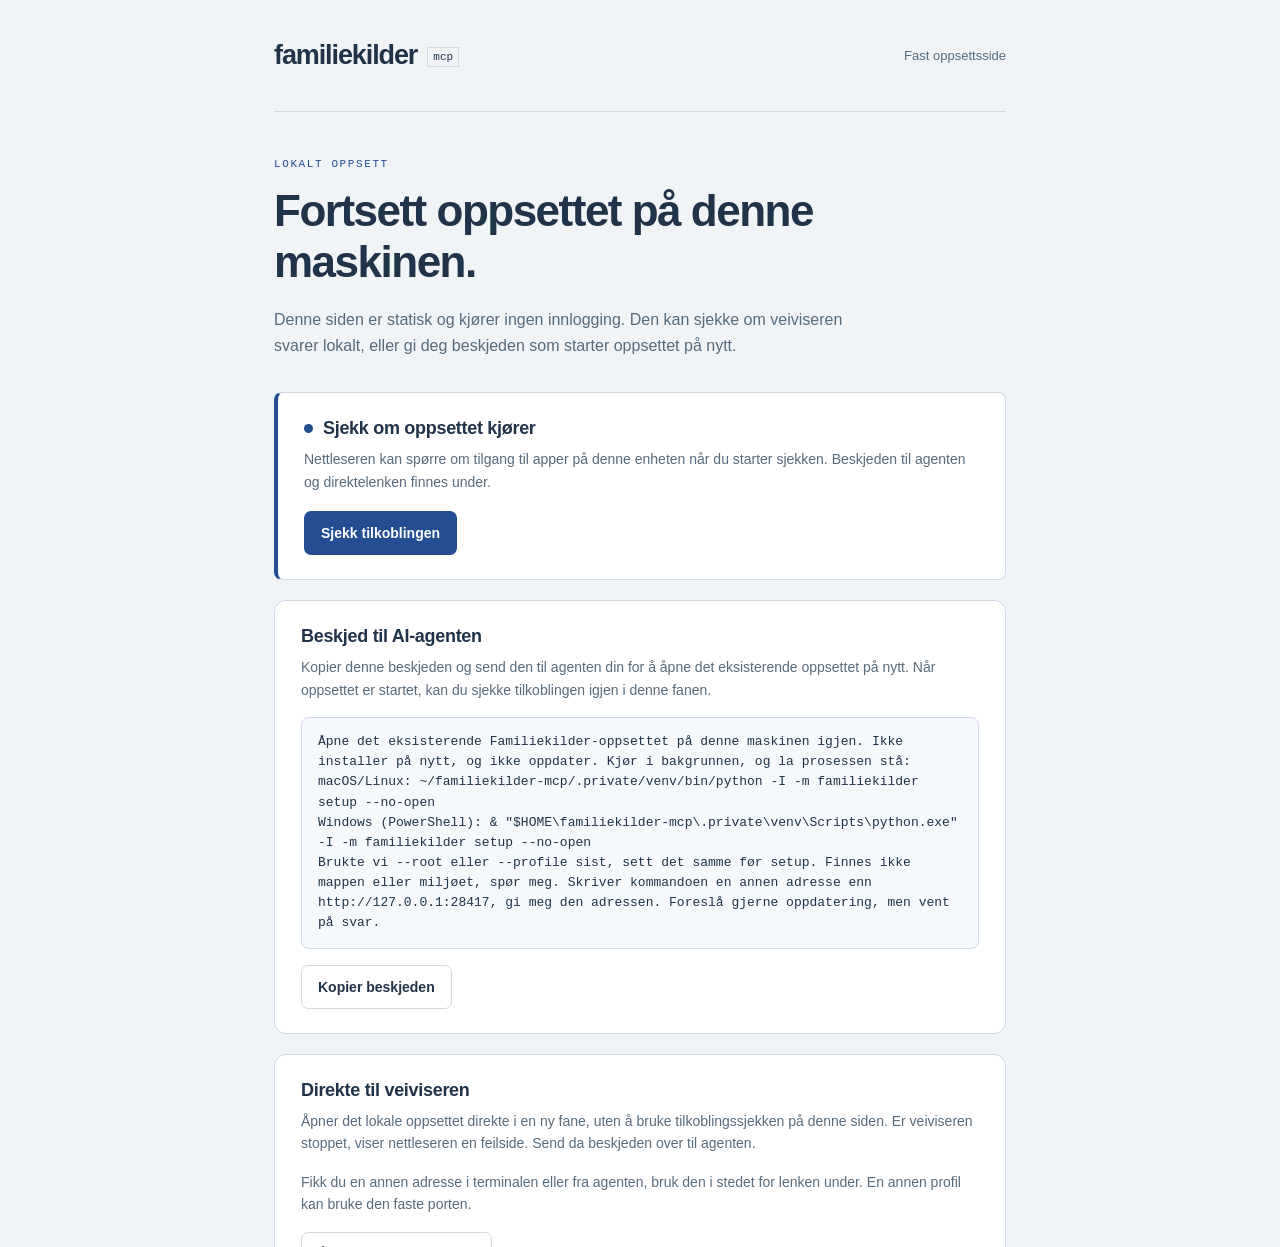
<file: pages/index.html>
<!doctype html>
<html lang="nb">
  <head>
    <meta charset="utf-8" />
    <meta name="viewport" content="width=device-width, initial-scale=1" />
    <meta
      http-equiv="Content-Security-Policy"
      content="default-src 'none'; style-src 'self'; base-uri 'none'; form-action 'none'"
    />
    <meta http-equiv="refresh" content="0; url=oppsett/" />
    <title>Oppsett · familiekilder-mcp</title>
    <link rel="stylesheet" href="oppsett/oppsett.css" />
  </head>
  <body>
    <div class="shell">
      <header class="masthead">
        <a class="brand" href="oppsett/">familiekilder<span class="brand-suffix">mcp</span></a>
        <span class="page-label">Fast oppsettsside</span>
      </header>
      <main id="main" class="content">
        <p class="eyebrow">Lokalt oppsett</p>
        <h1>Går videre til oppsettssiden.</h1>
        <p class="intro">
          Hvis siden ikke åpnes av seg selv, bruk lenken under for å gå til oppsettet.
        </p>
        <div class="actions">
          <a class="primary action-link" href="oppsett/">Gå til oppsettssiden</a>
        </div>
      </main>
      <footer class="page-footer">
        <span>familiekilder-mcp</span><span>Statisk side. Innlogging skjer bare lokalt.</span>
      </footer>
    </div>
  </body>
</html>
</file>
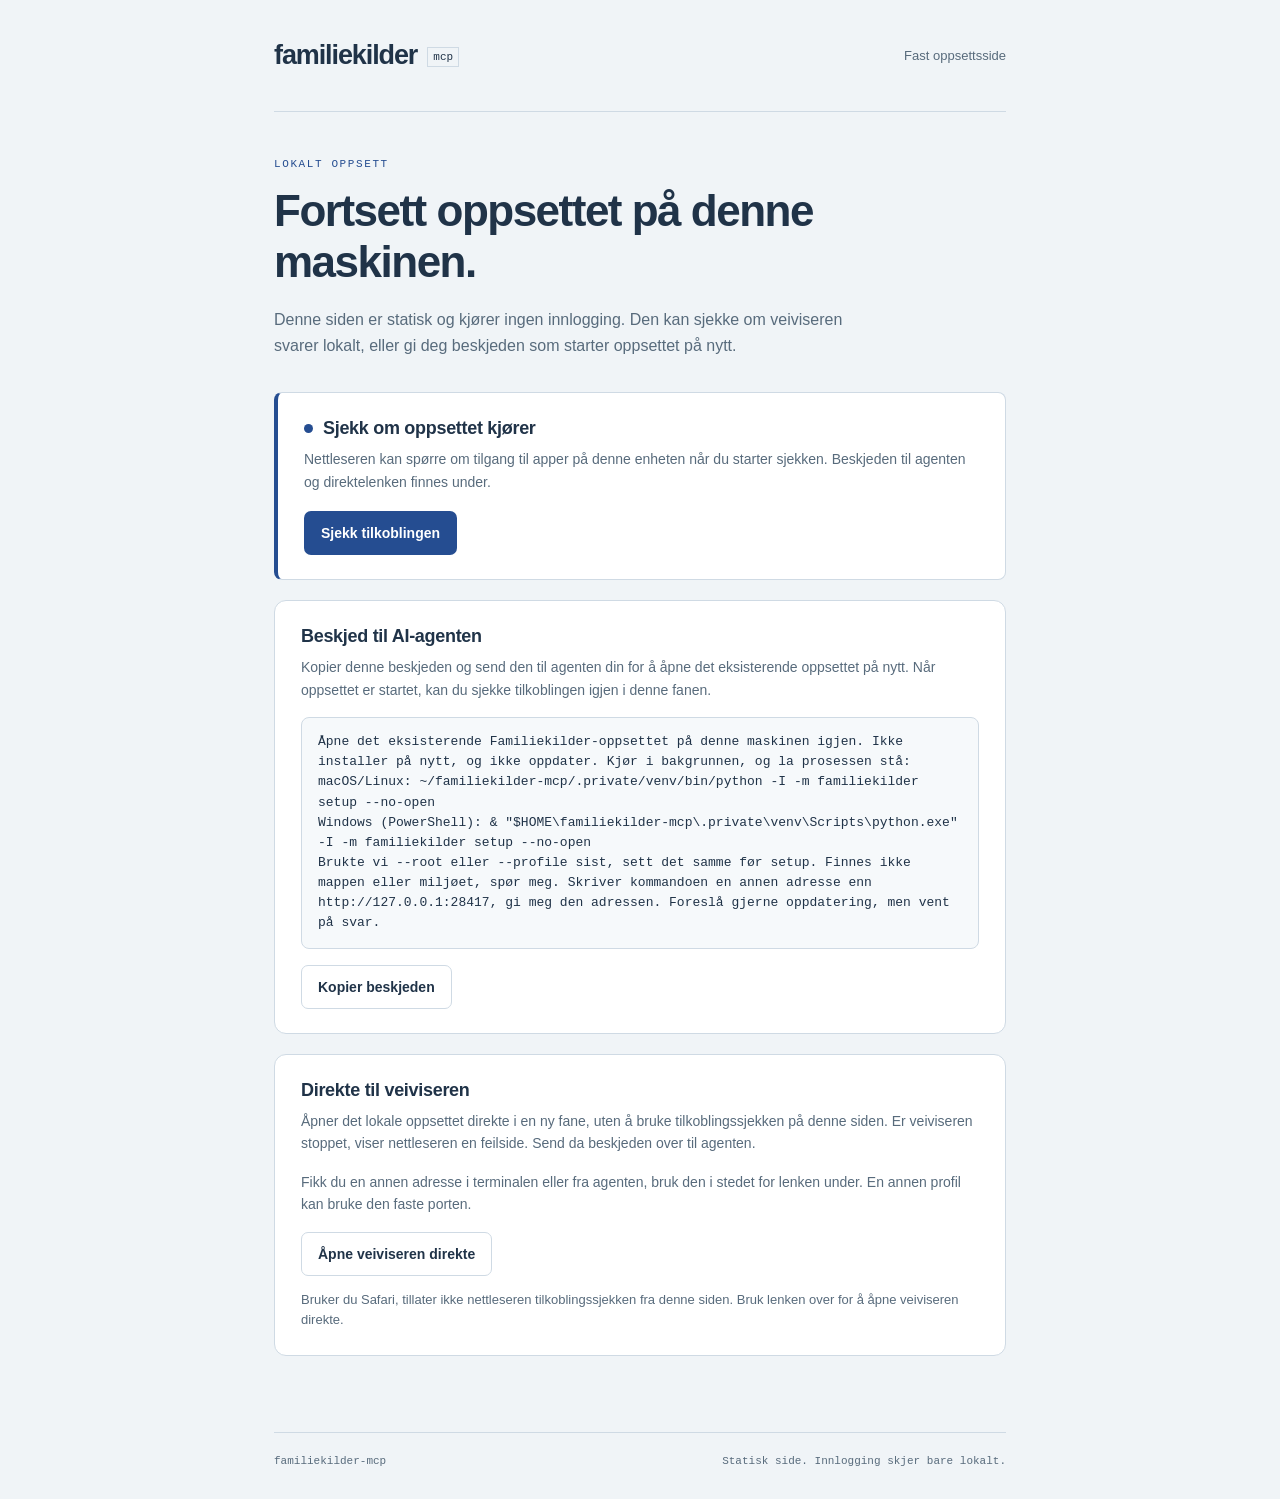
<file: pages/oppsett/index.html>
<!doctype html>
<html lang="nb">
  <head>
    <meta charset="utf-8" />
    <meta name="viewport" content="width=device-width, initial-scale=1" />
    <meta
      http-equiv="Content-Security-Policy"
      content="default-src 'none'; script-src 'self'; style-src 'self'; connect-src http://127.0.0.1:28417; base-uri 'none'; form-action 'none'"
    />
    <title>Oppsett · familiekilder-mcp</title>
    <link rel="stylesheet" href="oppsett.css" />
    <script src="oppsett.js" defer></script>
  </head>
  <body>
    <div class="shell">
      <header class="masthead">
        <a class="brand" href="./">familiekilder<span class="brand-suffix">mcp</span></a>
        <span class="page-label">Fast oppsettsside</span>
      </header>
      <main id="main" class="content">
        <p class="eyebrow">Lokalt oppsett</p>
        <h1>Fortsett oppsettet på denne maskinen.</h1>
        <p class="intro">
          Denne siden er statisk og kjører ingen innlogging. Den kan sjekke om veiviseren svarer
          lokalt, eller gi deg beskjeden som starter oppsettet på nytt.
        </p>
        <noscript>
          <section class="card status-card" aria-labelledby="noscript-title">
            <h2 id="noscript-title">Automatisk tilkoblingssjekk krever JavaScript</h2>
            <p class="card-lead">
              Du kan likevel åpne veiviseren direkte med lenken under, eller kopiere beskjeden til
              AI-agenten for å starte oppsettet på nytt.
            </p>
          </section>
        </noscript>
        <section
          id="check-panel"
          class="card status-card"
          data-state="idle"
          aria-labelledby="status-title"
          hidden
        >
          <div id="status-region" class="status-body" role="status" aria-live="polite">
            <div class="status-header">
              <span class="status-dot" aria-hidden="true"></span>
              <h2 id="status-title">Sjekk om oppsettet kjører</h2>
            </div>
            <p id="status-detail" class="status-detail">
              Nettleseren kan spørre om tilgang til apper på denne enheten når du starter sjekken.
              Beskjeden til agenten og direktelenken finnes under.
            </p>
            <p id="status-prompt-help" class="status-hint" hidden>
              Venter fortsatt på svar fra nettleseren. Se etter en forespørsel om tilgang i
              adressefeltet, eller bruk direktelenken eller beskjeden til agenten under.
            </p>
            <p id="status-denied" class="denied-note" hidden>
              Nettleseren melder at lokal tilgang er blokkert for denne siden. Du kan likevel åpne
              veiviseren direkte med lenken under, eller endre tillatelsen i nettleseren og prøve
              igjen.
            </p>
          </div>
          <div class="actions status-actions">
            <a
              id="continue-link"
              class="primary action-link"
              href="http://127.0.0.1:28417/"
              target="_blank"
              rel="noopener noreferrer"
              hidden
              >Fortsett oppsettet</a
            >
            <button id="check-button" type="button" class="primary">Sjekk tilkoblingen</button>
          </div>
          <p id="other-address-note" class="address-note" hidden>
            Fikk du en annen adresse i terminalen eller fra agenten, bruk den i stedet. En annen
            profil kan bruke den faste porten.
          </p>
        </section>
        <section id="agent-section" class="card" aria-labelledby="agent-title">
          <h2 id="agent-title">Beskjed til AI-agenten</h2>
          <p class="card-lead">
            Kopier denne beskjeden og send den til agenten din for å åpne det eksisterende oppsettet
            på nytt. Når oppsettet er startet, kan du sjekke tilkoblingen igjen i denne fanen.
          </p>
          <pre id="agent-message" tabindex="0">Åpne det eksisterende Familiekilder-oppsettet på denne maskinen igjen. Ikke installer på nytt, og ikke oppdater. Kjør i bakgrunnen, og la prosessen stå:
macOS/Linux: ~/familiekilder-mcp/.private/venv/bin/python -I -m familiekilder setup --no-open
Windows (PowerShell): &amp; "$HOME\familiekilder-mcp\.private\venv\Scripts\python.exe" -I -m familiekilder setup --no-open
Brukte vi --root eller --profile sist, sett det samme før setup. Finnes ikke mappen eller miljøet, spør meg. Skriver kommandoen en annen adresse enn http://127.0.0.1:28417, gi meg den adressen. Foreslå gjerne oppdatering, men vent på svar.</pre>
          <div class="actions copy-actions">
            <button id="copy-message" type="button" class="secondary" hidden>
              Kopier beskjeden
            </button>
            <span
              id="copy-feedback"
              class="copy-feedback"
              role="status"
              aria-live="polite"
              hidden
            ></span>
          </div>
        </section>
        <section id="direct-section" class="card" aria-labelledby="direct-title">
          <h2 id="direct-title">Direkte til veiviseren</h2>
          <p class="card-lead">
            Åpner det lokale oppsettet direkte i en ny fane, uten å bruke tilkoblingssjekken på
            denne siden. Er veiviseren stoppet, viser nettleseren en feilside. Send da beskjeden
            over til agenten.
          </p>
          <p class="card-lead">
            Fikk du en annen adresse i terminalen eller fra agenten, bruk den i stedet for lenken
            under. En annen profil kan bruke den faste porten.
          </p>
          <div class="actions">
            <a
              id="direct-link"
              class="secondary action-link"
              href="http://127.0.0.1:28417/"
              target="_blank"
              rel="noopener noreferrer"
              >Åpne veiviseren direkte</a
            >
          </div>
          <!-- Documented, untested: Safari blocks HTTPS-to-loopback fetch (WebKit bug 171934). -->
          <p class="note">
            Bruker du Safari, tillater ikke nettleseren tilkoblingssjekken fra denne siden. Bruk
            lenken over for å åpne veiviseren direkte.
          </p>
        </section>
      </main>
      <footer class="page-footer">
        <span>familiekilder-mcp</span><span>Statisk side. Innlogging skjer bare lokalt.</span>
      </footer>
    </div>
  </body>
</html>
</file>
<file: pages/oppsett/oppsett.css>
:root {
  color-scheme: light dark;
  --ink: #203348;
  --muted: #586b7c;
  --blue: #254d91;
  --blue-hover: #173b78;
  --blue-soft: #e9f0fa;
  --blue-soft-border: #bacce6;
  --primary-ink: #ffffff;
  --line: #cfdae4;
  --paper: #ffffff;
  --ground: #f0f4f7;
  --code-bg: #f6f9fb;
  --green: #176955;
  --danger: #9b342b;
  --danger-soft: #fdf4f3;
  --danger-border: #dcaaa6;
  font-family: -apple-system, BlinkMacSystemFont, 'Segoe UI', sans-serif;
  color: var(--ink);
  background: var(--ground);
}

@media (prefers-color-scheme: dark) {
  :root {
    --ink: #e7eef6;
    --muted: #9eb0c3;
    --blue: #7eb0ff;
    --blue-hover: #3b72cc;
    --blue-soft: #1a2c47;
    --blue-soft-border: #2f4d78;
    --primary-bg: #2f63b8;
    --primary-ink: #ffffff;
    --line: #2a3a4e;
    --paper: #162130;
    --ground: #0f1722;
    --code-bg: #101926;
    --green: #4fd1a5;
    --danger: #f28b82;
    --danger-soft: #2a191b;
    --danger-border: #6e3531;
  }
}

* {
  box-sizing: border-box;
}

body {
  margin: 0;
  min-height: 100vh;
}

button {
  font: inherit;
  cursor: pointer;
}

button:disabled {
  cursor: wait;
  opacity: 0.55;
}

a {
  color: var(--blue);
  text-underline-offset: 3px;
}

:focus-visible {
  outline: 3px solid var(--blue);
  outline-offset: 4px;
}

[hidden] {
  display: none !important;
}

.shell {
  max-width: 820px;
  margin: 0 auto;
  padding: 0 44px;
}

.masthead {
  height: 112px;
  display: flex;
  align-items: center;
  justify-content: space-between;
  gap: 16px;
  border-bottom: 1px solid var(--line);
}

.brand {
  font-family: 'Avenir Next', 'Segoe UI', sans-serif;
  font-size: 27px;
  font-weight: 700;
  letter-spacing: -1.1px;
  color: var(--ink);
  text-decoration: none;
}

.brand-suffix {
  display: inline-block;
  font-family: ui-monospace, monospace;
  font-size: 11px;
  font-weight: 500;
  letter-spacing: 0;
  margin-left: 10px;
  border: 1px solid var(--line);
  padding: 3px 5px;
  vertical-align: middle;
}

.page-label {
  font-size: 13px;
  color: var(--muted);
  white-space: nowrap;
}

.content {
  padding: 46px 0 56px;
}

.eyebrow {
  margin: 0 0 15px;
  text-transform: uppercase;
  letter-spacing: 1.6px;
  font:
    11px ui-monospace,
    monospace;
  color: var(--blue);
}

h1 {
  font-family: 'Avenir Next', 'Segoe UI', sans-serif;
  font-size: clamp(30px, 4vw, 44px);
  line-height: 1.16;
  letter-spacing: -1.5px;
  font-weight: 600;
  margin: 0 0 20px;
}

h2 {
  font-size: 18px;
  line-height: 1.3;
  letter-spacing: -0.3px;
  margin: 0 0 8px;
}

p {
  line-height: 1.6;
}

.intro {
  max-width: 610px;
  line-height: 1.65;
  margin: 0 0 32px;
  color: var(--muted);
  font-size: 16px;
}

.card {
  background: var(--paper);
  border: 1px solid var(--line);
  border-radius: 12px;
  padding: 24px 26px;
  margin-bottom: 20px;
}

.card-lead {
  margin: 0 0 16px;
  color: var(--muted);
  font-size: 14px;
}

.status-card {
  border-radius: 8px;
  border-left: 4px solid var(--blue);
}

.status-card[data-state='checking'] {
  background: var(--blue-soft);
  border-color: var(--blue-soft-border);
  border-left-color: var(--blue);
}

.status-card[data-state='contact'] {
  border-left-color: var(--green);
}

.status-card[data-state='no-contact'] {
  border-left-color: var(--danger);
}

.status-header {
  display: flex;
  align-items: flex-start;
  gap: 10px;
  margin-bottom: 8px;
}

.status-header h2 {
  margin: 0;
}

.status-card[data-state='contact'] .status-header h2 {
  color: var(--green);
}

.status-card[data-state='no-contact'] .status-header h2 {
  color: var(--danger);
}

.status-dot {
  width: 9px;
  height: 9px;
  margin-top: 7px;
  border-radius: 50%;
  flex-shrink: 0;
  background: var(--blue);
}

.status-card[data-state='checking'] .status-dot {
  animation: pulse 1.2s ease-in-out infinite;
}

.status-card[data-state='contact'] .status-dot {
  background: var(--green);
}

.status-card[data-state='no-contact'] .status-dot {
  background: var(--danger);
}

@keyframes pulse {
  0%,
  100% {
    opacity: 1;
  }
  50% {
    opacity: 0.3;
  }
}

.status-detail {
  margin: 0;
  color: var(--muted);
  font-size: 14px;
}

.status-hint {
  margin: 12px 0 0;
  padding: 12px 14px;
  border-radius: 8px;
  border: 1px solid var(--blue-soft-border);
  background: var(--paper);
  color: var(--ink);
  font-size: 14px;
}

.denied-note {
  margin: 12px 0 0;
  padding: 12px 14px;
  border-radius: 8px;
  border: 1px solid var(--danger-border);
  background: var(--danger-soft);
  color: var(--danger);
  font-size: 14px;
}

.status-actions {
  margin-top: 18px;
}

.address-note {
  margin: 14px 0 0;
  color: var(--muted);
  font-size: 13px;
}

.actions {
  display: flex;
  flex-wrap: wrap;
  align-items: center;
  gap: 12px;
}

.primary,
.secondary {
  border-radius: 7px;
  padding: 11px 16px;
  min-height: 44px;
  font-size: 14px;
  font-weight: 550;
  border: 1px solid transparent;
}

.action-link {
  display: inline-flex;
  align-items: center;
  justify-content: center;
  text-decoration: none;
}

.primary {
  background: var(--primary-bg, var(--blue));
  color: var(--primary-ink);
}

.primary:hover {
  background: var(--blue-hover);
}

.secondary {
  background: var(--paper);
  border-color: var(--line);
  color: var(--ink);
}

.secondary:hover {
  border-color: var(--blue);
}

pre {
  margin: 0 0 16px;
  padding: 14px 16px;
  border: 1px solid var(--line);
  border-radius: 8px;
  background: var(--code-bg);
  color: var(--ink);
  font-family: ui-monospace, SFMono-Regular, Menlo, Consolas, monospace;
  font-size: 13px;
  line-height: 1.55;
  white-space: pre-wrap;
  overflow-wrap: anywhere;
}

.copy-feedback {
  font-size: 13px;
  color: var(--green);
}

.note {
  font-size: 13px;
  color: var(--muted);
  margin: 14px 0 0;
}

.page-footer {
  border-top: 1px solid var(--line);
  padding: 22px 0 30px;
  display: flex;
  justify-content: space-between;
  gap: 16px;
  font:
    11px ui-monospace,
    monospace;
  color: var(--muted);
}

@media (max-width: 640px) {
  .shell {
    padding: 0 20px;
  }

  .masthead {
    height: 82px;
  }

  .brand {
    font-size: 23px;
  }

  .content {
    padding: 28px 0 40px;
  }

  .card {
    padding: 20px 18px;
  }

  .page-footer {
    flex-direction: column;
    gap: 6px;
    line-height: 1.5;
  }
}

@media (prefers-reduced-motion: reduce) {
  * {
    scroll-behavior: auto !important;
  }

  .status-card[data-state='checking'] .status-dot {
    animation: none;
  }
}
</file>
